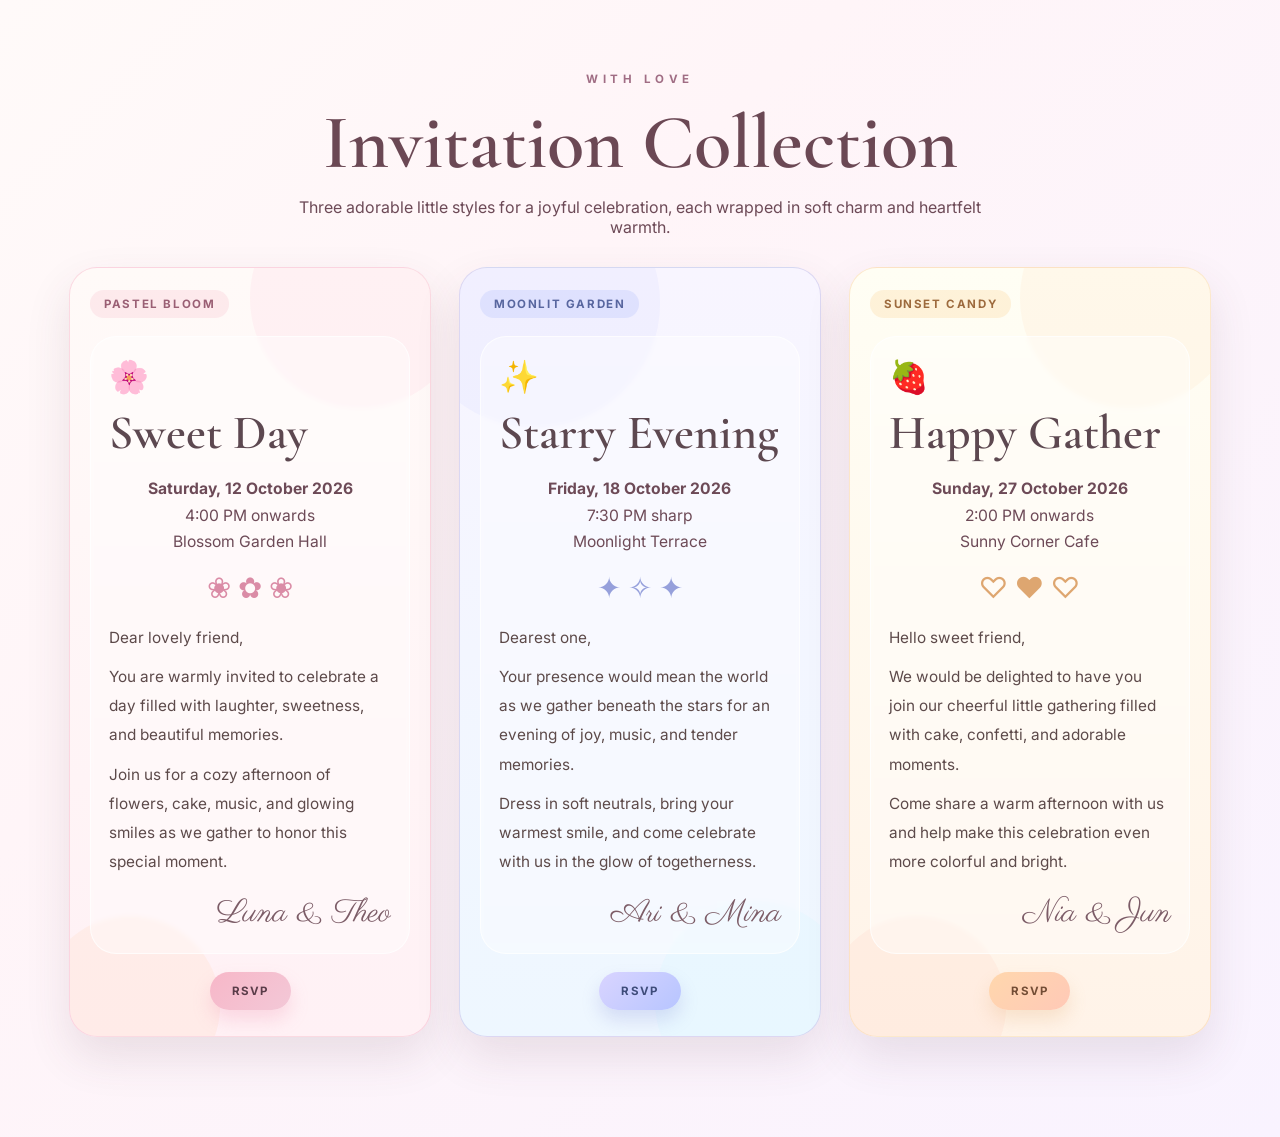
<file: index.html>
<!DOCTYPE html>
<html lang="en">
  <head>
    <meta charset="UTF-8" />
    <meta name="viewport" content="width=device-width, initial-scale=1.0" />
    <title>Cute Invitation Collection</title>
    <style>
      @import url('https://fonts.googleapis.com/css2?family=Cormorant+Garamond:wght@400;500;600;700&family=Inter:wght@400;500;600;700&family=Parisienne&display=swap');

      :root {
        --bg1: #fffaf8;
        --bg2: #f9f3ff;
        --pink: #f7b7c8;
        --rose: #f39bb8;
        --peach: #ffd6b8;
        --lavender: #d9c6f0;
        --mint: #cfeedd;
        --cream: #fff9ee;
        --brown: #5d4a4a;
        --soft-text: #6d4a57;
      }

      * { box-sizing: border-box; }

      body {
        margin: 0;
        min-height: 100vh;
        font-family: 'Inter', sans-serif;
        background: linear-gradient(135deg, #fffaf9 0%, #fff5f8 35%, #f9f3ff 100%);
        color: var(--brown);
      }

      .page {
        width: min(1200px, 92%);
        margin: 40px auto;
        padding: 32px 18px 60px;
      }

      .header {
        text-align: center;
        margin-bottom: 30px;
      }

      .eyebrow {
        letter-spacing: 0.28rem;
        text-transform: uppercase;
        font-size: 0.72rem;
        color: #a06d84;
        font-weight: 700;
      }

      h1 {
        font-family: 'Cormorant Garamond', serif;
        font-size: clamp(2.6rem, 6vw, 5rem);
        margin: 10px 0 8px;
        font-weight: 600;
        color: #6b4854;
      }

      .subtitle {
        margin: 0 auto;
        max-width: 700px;
        font-size: 1rem;
        color: var(--soft-text);
      }

      .grid {
        display: grid;
        grid-template-columns: repeat(auto-fit, minmax(260px, 1fr));
        gap: 28px;
        margin-top: 22px;
      }

      .card {
        position: relative;
        border-radius: 28px;
        padding: 22px 20px 26px;
        overflow: hidden;
        box-shadow: 0 20px 45px rgba(89, 57, 72, 0.12);
        min-height: 560px;
        display: flex;
        flex-direction: column;
      }

      .card::before,
      .card::after {
        content: "";
        position: absolute;
        border-radius: 50%;
        opacity: 0.7;
      }

      .style-1 {
        background: linear-gradient(180deg, #fffaf8 0%, #fff1f5 100%);
        border: 1px solid rgba(243, 157, 184, 0.35);
      }

      .style-1::before {
        width: 220px;
        height: 220px;
        background: rgba(255, 202, 218, 0.28);
        top: -80px;
        right: -40px;
      }

      .style-1::after {
        width: 180px;
        height: 180px;
        background: rgba(255, 214, 184, 0.3);
        bottom: -60px;
        left: -30px;
      }

      .style-2 {
        background: linear-gradient(180deg, #f8f5ff 0%, #eef7ff 100%);
        border: 1px solid rgba(165, 158, 217, 0.35);
      }

      .style-2::before {
        width: 250px;
        height: 250px;
        background: rgba(189, 198, 255, 0.18);
        top: -90px;
        left: -50px;
      }

      .style-2::after {
        width: 200px;
        height: 200px;
        background: rgba(204, 240, 255, 0.25);
        bottom: -65px;
        right: -35px;
      }

      .style-3 {
        background: linear-gradient(180deg, #fffef4 0%, #fff3e8 100%);
        border: 1px solid rgba(246, 192, 130, 0.35);
      }

      .style-3::before {
        width: 220px;
        height: 220px;
        background: rgba(255, 214, 170, 0.2);
        top: -80px;
        right: -30px;
      }

      .style-3::after {
        width: 180px;
        height: 180px;
        background: rgba(255, 180, 166, 0.18);
        bottom: -60px;
        left: -24px;
      }

      .tag {
        position: relative;
        z-index: 1;
        align-self: flex-start;
        padding: 7px 14px;
        border-radius: 999px;
        font-size: 0.72rem;
        font-weight: 700;
        letter-spacing: 0.1rem;
        text-transform: uppercase;
      }

      .style-1 .tag { background: rgba(247, 183, 200, 0.25); color: #9a5f74; }
      .style-2 .tag { background: rgba(169, 182, 250, 0.25); color: #58669f; }
      .style-3 .tag { background: rgba(252, 201, 137, 0.25); color: #9d6a3d; }

      .invite {
        position: relative;
        z-index: 1;
        background: rgba(255, 255, 255, 0.4);
        backdrop-filter: blur(2px);
        border: 1px solid rgba(255, 255, 255, 0.7);
        border-radius: 26px;
        padding: 20px 18px 18px;
        margin-top: 18px;
        flex: 1;
      }

      .icon {
        font-size: 2rem;
        margin-bottom: 8px;
      }

      .style-1 .icon { color: #d8829d; }
      .style-2 .icon { color: #7d8fc9; }
      .style-3 .icon { color: #d99558; }

      h2 {
        margin: 0 0 14px;
        font-family: 'Cormorant Garamond', serif;
        font-size: clamp(2.1rem, 4vw, 3rem);
        font-weight: 600;
        color: #5d4850;
      }

      .details {
        text-align: center;
        color: var(--soft-text);
        line-height: 1.7;
        font-size: 0.98rem;
      }

      .details strong {
        font-weight: 700;
      }

      .flowers {
        display: flex;
        justify-content: center;
        gap: 16px;
        margin: 14px 0 18px;
        font-size: 1.8rem;
        opacity: 0.9;
      }

      .style-1 .flowers { color: #d7809d; }
      .style-2 .flowers { color: #8b96d8; }
      .style-3 .flowers { color: #db9d62; }

      .letter {
        margin-top: 14px;
        text-align: left;
        font-size: 0.96rem;
        line-height: 1.9;
        color: #5d4a4a;
      }

      .letter p {
        margin: 0 0 10px;
      }

      .signature {
        margin-top: 16px;
        text-align: right;
        font-family: 'Parisienne', cursive;
        font-size: 2rem;
        color: #7c5c67;
      }

      .button-row {
        position: relative;
        z-index: 1;
        margin-top: 18px;
        display: flex;
        justify-content: center;
      }

      .btn {
        text-decoration: none;
        display: inline-flex;
        align-items: center;
        justify-content: center;
        padding: 12px 22px;
        border-radius: 999px;
        font-weight: 700;
        letter-spacing: 0.08rem;
        text-transform: uppercase;
        font-size: 0.72rem;
        transition: transform 0.2s ease, box-shadow 0.2s ease;
      }

      .btn:hover {
        transform: translateY(-2px);
      }

      .style-1 .btn {
        background: linear-gradient(135deg, #f7b7c8, #f3c8d7);
        color: #5a3c49;
        box-shadow: 0 10px 18px rgba(239, 146, 176, 0.28);
      }

      .style-2 .btn {
        background: linear-gradient(135deg, #d9d4ff, #b7c5ff);
        color: #3e4c7a;
        box-shadow: 0 10px 18px rgba(128, 136, 214, 0.24);
      }

      .style-3 .btn {
        background: linear-gradient(135deg, #ffd7ad, #ffc9b7);
        color: #734d35;
        box-shadow: 0 10px 18px rgba(221, 155, 86, 0.2);
      }

      @media (max-width: 640px) {
        .page { width: 90%; margin-top: 18px; }
        .grid { gap: 20px; }
        .card { min-height: 500px; }
      }
    </style>
  </head>
  <body>
    <main class="page">
      <header class="header">
        <div class="eyebrow">with love</div>
        <h1>Invitation Collection</h1>
        <p class="subtitle">Three adorable little styles for a joyful celebration, each wrapped in soft charm and heartfelt warmth.</p>
      </header>

      <section class="grid">
        <article class="card style-1">
          <div class="tag">Pastel Bloom</div>
          <div class="invite">
            <div class="icon">🌸</div>
            <h2>Sweet Day</h2>
            <div class="details">
              <strong>Saturday, 12 October 2026</strong><br />
              4:00 PM onwards<br />
              Blossom Garden Hall
            </div>

            <div class="flowers">❀ ✿ ❀</div>

            <div class="letter">
              <p>Dear lovely friend,</p>
              <p>You are warmly invited to celebrate a day filled with laughter, sweetness, and beautiful memories.</p>
              <p>Join us for a cozy afternoon of flowers, cake, music, and glowing smiles as we gather to honor this special moment.</p>
            </div>

            <div class="signature">Luna & Theo</div>
          </div>
          <div class="button-row"><a class="btn" href="#">RSVP</a></div>
        </article>

        <article class="card style-2">
          <div class="tag">Moonlit Garden</div>
          <div class="invite">
            <div class="icon">✨</div>
            <h2>Starry Evening</h2>
            <div class="details">
              <strong>Friday, 18 October 2026</strong><br />
              7:30 PM sharp<br />
              Moonlight Terrace
            </div>

            <div class="flowers">✦ ✧ ✦</div>

            <div class="letter">
              <p>Dearest one,</p>
              <p>Your presence would mean the world as we gather beneath the stars for an evening of joy, music, and tender memories.</p>
              <p>Dress in soft neutrals, bring your warmest smile, and come celebrate with us in the glow of togetherness.</p>
            </div>

            <div class="signature">Ari & Mina</div>
          </div>
          <div class="button-row"><a class="btn" href="#">RSVP</a></div>
        </article>

        <article class="card style-3">
          <div class="tag">Sunset Candy</div>
          <div class="invite">
            <div class="icon">🍓</div>
            <h2>Happy Gather</h2>
            <div class="details">
              <strong>Sunday, 27 October 2026</strong><br />
              2:00 PM onwards<br />
              Sunny Corner Cafe
            </div>

            <div class="flowers">♡ ♥ ♡</div>

            <div class="letter">
              <p>Hello sweet friend,</p>
              <p>We would be delighted to have you join our cheerful little gathering filled with cake, confetti, and adorable moments.</p>
              <p>Come share a warm afternoon with us and help make this celebration even more colorful and bright.</p>
            </div>

            <div class="signature">Nia & Jun</div>
          </div>
          <div class="button-row"><a class="btn" href="#">RSVP</a></div>
        </article>
      </section>
    </main>
  </body>
</html>
</file>
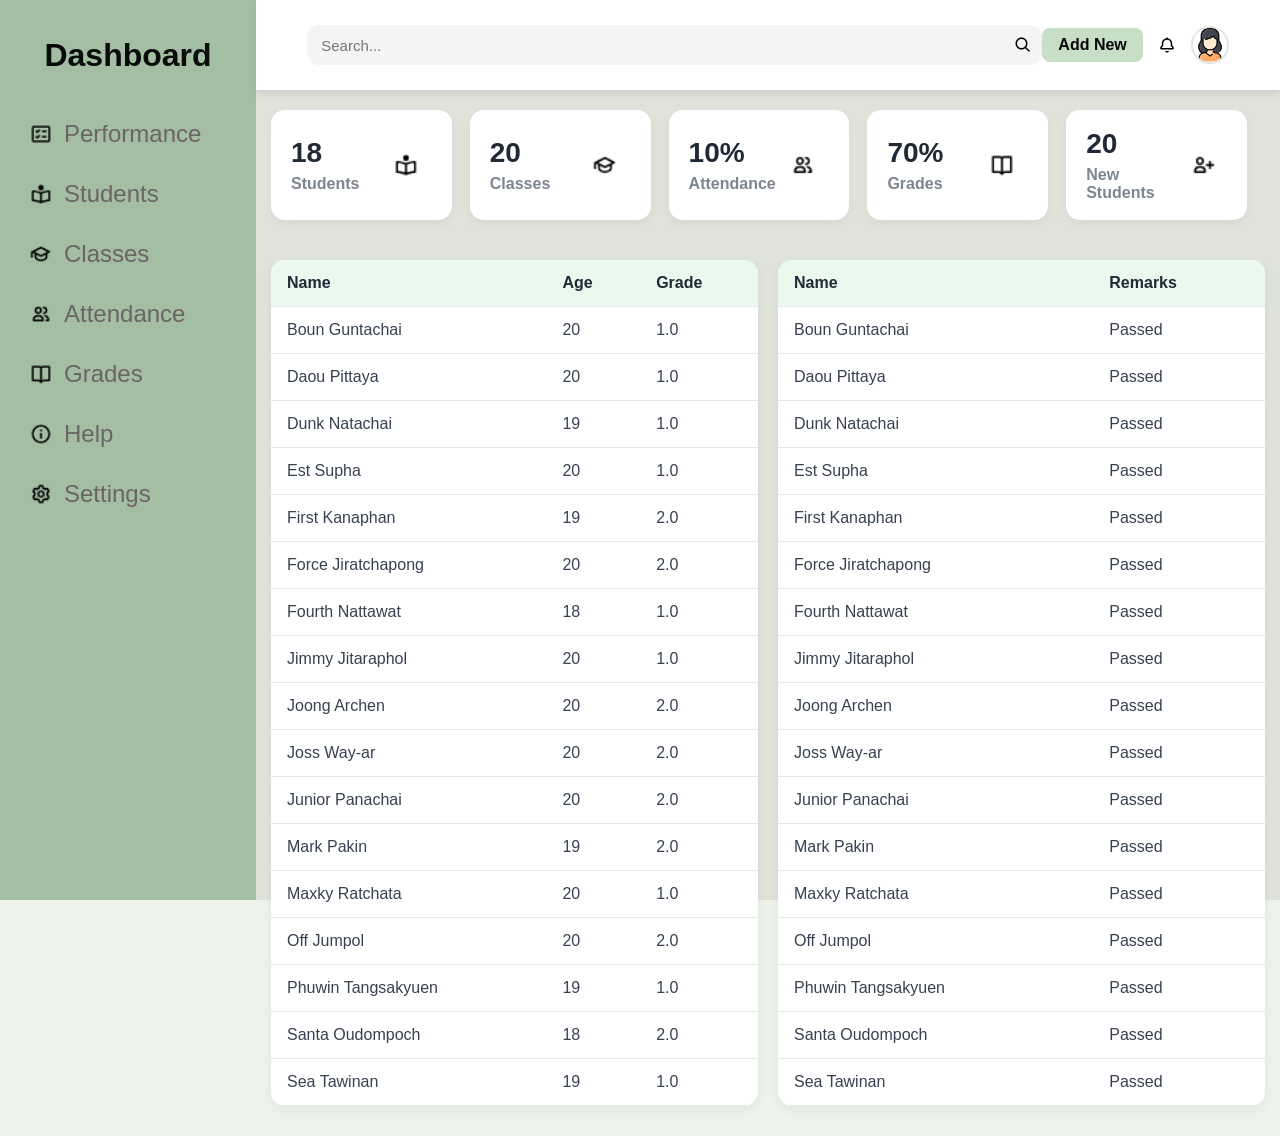
<file: improve_layout/style/proj.html>
<!DOCTYPE html>
<html lang="en">
<head>
    <meta charset="UTF-8">
    <meta name="viewport" content="width=device-width, initial-scale=1.0">
    <meta name="Author" content="Titana Shane A. Barsubia">
    <meta name="description" content="dashboard">
        <link rel="stylesheet" href="style.css">
    <title>Dashboard</title>
</head>
<body>
    <div class="side-menu">
        <div class="brand-name">
            <h1><span>D</span></spa><span>a</span><span>s</span><span>h</span><span>b</span><span>o</span><span>a</span><span>r</span><span>d</span>
            </h1>
        </div>
        <ul>
            <li><img src="../images/task.png" alt=""> Performance</li>
            <li><img src="../images/student.png" alt="">Students</li>
            <li><img src="../images/class.png" alt=""> Classes</li>
            <li><img src="../images/group.png" alt=""> Attendance</li>
            <li><img src="../images/book-open (1).png" alt="">Grades</li>
            <li><img src="../images/help.png" alt="">Help</li>
            <li><img src="../images/setting.png" alt=""> Settings</li>
         </ul>
    </div>
    <div class="container">
        <div class="header">
            <div class="nav">
                <div class="search">
                    <input type="text" placeholder="Search...">
                    <button type="submit"><img src="../images/121.png" alt=""></button>
                </div>
                <div class="user">
                    <a href="#" class="btn">Add New</a>
                    <img src="../images/notification.png" alt="">
                    <div class="img-case">
                        <img src="../images/ic.jpeg" alt="">
                    </div>
                </div>
            </div>
        </div>
        <div class="content">
            <div class="cards">
                <div class="card">
                    <div class="box">
                        <h1>18</h1>
                        <h3>Students</h3>
                    </div>
                    <div class="icon-case">
                        <img src="../images/student.png" alt="">
                    </div>
                </div>

                <div class="card">
                    <div class="box">
                        <h1>20</h1>
                        <h3>Classes</h3>
                    </div>
                    <div class="icon-case">
                        <img src="../images/class.png" alt="">
                    </div>
                </div>

                <div class="card">
                    <div class="box">
                        <h1>10%</h1>
                        <h3>Attendance</h3>
                    </div>
                    <div class="icon-case">
                        <img src="../images/group.png" alt="">
                    </div>
                </div>

                <div class="card">
                    <div class="box">
                        <h1>70%</h1>
                        <h3>Grades</h3>
                    </div>
                    <div class="icon-case">
                        <img src="../images/book-open (1).png" alt="">
                    </div>
                </div>

                <div class="card">
                    <div class="box">
                        <h1>20</h1>
                        <h3>New Students</h3>
                    </div>
                    <div class="icon-case">
                        <img src="../images/new.png" alt="">
                    </div>
                </div>
            </div>

            <div class="table-wrap">
                <table>
                    <thead>
                        <tr>
                            <th>Name</th>
                            <th>Age</th>
                            <th>Grade</th>
                        </tr>
                    </thead>
                    <tbody>
                        <tr>
                            <td>Boun Guntachai</td>
                            <td>20</td>
                            <td>1.0</td>
                        </tr>
                        <tr>
                            <td>Daou Pittaya</td>
                            <td>20</td>
                            <td>1.0</td>
                        </tr>
                        <tr>
                            <td>Dunk Natachai</td>
                            <td>19</td>
                            <td>1.0</td>
                        </tr>
                        <tr>
                            <td>Est Supha</td>
                            <td>20</td>
                            <td>1.0</td>
                        </tr>
                        <tr>
                            <td>First Kanaphan</td>
                            <td>19</td>
                            <td>2.0</td>
                        </tr>
                        <tr>
                            <td>Force Jiratchapong</td>
                            <td>20</td>
                            <td>2.0</td>
                        </tr>
                        <tr>
                            <td>Fourth Nattawat</td>
                            <td>18</td>
                            <td>1.0</td>
                        </tr>
                        <tr>
                            <td>Jimmy Jitaraphol</td>
                            <td>20</td>
                            <td>1.0</td>
                        </tr>
                        <tr>
                            <td>Joong Archen</td>
                            <td>20</td>
                            <td>2.0</td>
                        </tr>
                        <tr>
                            <td>Joss Way-ar</td>
                            <td>20</td>
                            <td>2.0</td>
                        </tr>
                        <tr>
                            <td>Junior Panachai</td>
                            <td>20</td>
                            <td>2.0</td>
                        </tr>
                        <tr>
                            <td>Mark Pakin</td>
                            <td>19</td>
                            <td>2.0</td>
                        </tr>
                        <tr>
                            <td>Maxky Ratchata</td>
                            <td>20</td>
                            <td>1.0</td>
                        </tr>
                        <tr>
                            <td>Off Jumpol</td>
                            <td>20</td>
                            <td>2.0</td>
                        </tr>
                        <tr>
                            <td>Phuwin Tangsakyuen</td>
                            <td>19</td>
                            <td>1.0</td>
                        </tr>
                        <tr>
                            <td>Santa Oudompoch</td>
                            <td>18</td>
                            <td>2.0</td>
                        </tr>
                        <tr>
                            <td>Sea Tawinan</td>
                            <td>19</td>
                            <td>1.0</td>
                        </tr>
                    </tbody>
                </table>

                <table>
                    <thead>
                        <tr>
                            <th>Name</th>
                            <th>Remarks</th>
                        </tr>
                    </thead>
                    <tbody>
                        <tr>
                            <td>Boun Guntachai</td>
                            <td>Passed</td>
                        </tr>
                        <tr>
                            <td>Daou Pittaya</td>
                            <td>Passed</td>
                        </tr>
                        <tr>
                            <td>Dunk Natachai</td>
                            <td>Passed</td>
                        </tr>
                        <tr>
                            <td>Est Supha</td>
                            <td>Passed</td>
                        </tr>
                        <tr>
                            <td>First Kanaphan</td>
                            <td>Passed</td>
                        </tr>
                        <tr>
                            <td>Force Jiratchapong</td>
                            <td>Passed</td>
                        </tr>
                        <tr>
                            <td>Fourth Nattawat</td>
                            <td>Passed</td>
                        </tr>
                        <tr>
                            <td>Jimmy Jitaraphol</td>
                            <td>Passed</td>
                        </tr>
                        <tr>
                            <td>Joong Archen</td>
                            <td>Passed</td>
                        </tr>
                        <tr>
                            <td>Joss Way-ar</td>
                            <td>Passed</td>
                        </tr>
                        <tr>
                            <td>Junior Panachai</td>
                            <td>Passed</td>
                        </tr>
                        <tr>
                            <td>Mark Pakin</td>
                            <td>Passed</td>
                        </tr>
                        <tr>
                            <td>Maxky Ratchata</td>
                            <td>Passed</td>
                        </tr>
                        <tr>
                            <td>Off Jumpol</td>
                            <td>Passed</td>
                        </tr>
                        <tr>
                            <td>Phuwin Tangsakyuen</td>
                            <td>Passed</td>
                        </tr>
                        <tr>
                            <td>Santa Oudompoch</td>
                            <td>Passed</td>
                        </tr>
                        <tr>
                            <td>Sea Tawinan</td>
                            <td>Passed</td>
                        </tr>
                    </tbody>
                </table>
            </div>

        </div>
    </div>

    <script src="a.JS"></script>
</body>
</html>
</file>
<file: improve_layout/style/style.css>
*{
    margin: 0;
    padding: 0;
    box-sizing: border-box;
    font-family: 'Poppins', sans-serif;
}

body{
    min-height: 100vh;
    background: #edf2ed;
}
a{
    text-decoration: none;
}

li{
    list-style: none;
}

h1{
    color: #090a0a;
}

.brand-name span:hover{
    transform: translateY(-8px);
    color: rgb(204, 244, 195);
}

.btn{
    background: rgb(198, 223, 198);
    color: rgb(8, 8, 8);
    padding: 8px 16px;
    text-align: center;
    border-radius: 8px;
    font-weight: 600;
    transition: 0.2.0 ease;
}

.btn:hover{
    color: rgb(69, 122, 80);
    background: white;
    border: 2px solid rgb(198, 223, 198);
    padding: 7px 15px;
}

.side-menu{
    position: fixed;
    width: 20vw;
    background: rgb(164, 190, 164);
    min-height: 100vh;
    padding-top: 10px;
}

.side-menu .brand-name{
    height: 10vh;
    display: flex;
    align-items: center;
    justify-content: center;
}

.side-menu ul{
    padding: 0 12px;
}

.side-menu li{
    font-size: 24px;
    padding: 12px 18px;
    color: rgb(107, 101, 101);
    display: flex;
    align-items: center;
    gap: 12px;
    margin: 8px 0;
    transition: 0.2s ease;
}

.side-menu li:hover{
    background: white;
    color: rgb(73, 122, 74);
    transform: translateX(4px);
}

.side-menu li img{
    width: 22px;
    height: 22px;
    object-fit: contain;
}

.container{
    position: absolute;
    right: 0;
    width: 80vw;
    height: 100vh;
    background: rgb(223, 227, 217);
}

.container .header{
    position: fixed;
    top: 0;
    right: 0;
    width: 80vw;
    height: 10vh;
    background: white;
    display: flex;
    align-items: center;
    justify-content: center;
    box-shadow: 0 4px 8px rgba(0, 0, 0, 0.08);
}

.container .header .nav{
    width: 90%;
    display: flex;
    align-items: center;
    justify-content: space-between;
}

.container .header .nav .search{
    flex: 1;
    display: flex;
    justify-content: center;
    align-items: center;
    background: #f4f4f4;
    border-radius: 12px;
    overflow: hidden;
    width: 440px;
    max-width: 100%;
}

.container .header .nav .search input[type=text]{
    border: none;
    background: transparent;
    padding: 10px 14px;
    width: 100%;
    height: 40px;
    outline: none;
    font-size: 15px;
}

.container .header .nav .search button{
    width: 42px;
    height: 40px;
    border: none;
    background: transparent;
    display: flex;
    align-items: center;
    justify-content: center;
    cursor: pointer;
}

.container .header .nav .search button img{
    width: 18px;
    height: 18px;
    object-fit: contain;
}

.container .header .nav .user{
    display: flex;
    align-items: center;
    justify-content: flex-end;
    gap: 15px;
    margin-left: auto;
}

.container .header .nav .user .img-case{
    width: 38px;
    height: 38px;
    border-radius: 50%;
    overflow: hidden;
    display: flex;
    align-items: center;
    justify-content: center;
    background: #e8e8e8;
    border: 2px solid #dfe7df;
}

.container .header .nav .user .img-case img{
    width: 100%;
    height: 100%;
    object-fit: cover;
    display: block;
}

.container .content{
    position: relative;
    margin-top: 10vh;
    min-height: 90vh;
    padding: 20px 15px 30px;
}

.container .content .cards{
    padding: 0 0 20px;
    display: flex;
    align-items: stretch;
    justify-content: flex-start;
    gap: 18px;
    flex-wrap: wrap;
}

.container .content .cards .card{
    width: calc(20% - 18px);
    min-width: 180px;
    height: 110px;
    background: white;
    margin: 0;
    border-radius: 14px;
    padding: 20px;
    display: flex;
    align-items: center;
    justify-content: space-between;
    box-shadow: 0 4px 10px rgba(6, 6, 6, 0.04);
}

.container .content .cards .card .box{
    display: flex;
    flex-direction: column;
    justify-content: center;
}

.container .content .cards .card .box h1{
    font-size: 28px;
    color: #1f2937;
    margin: 0;
}

.container .content .cards .card .box h3{
    font-size: 16px;
    color: #7d8590;
    margin-top: 6px;
}

.container .content .cards .card .icon-case{
    width: 52px;
    height: 52px;
    display: flex;
    align-items: center;
    justify-content: center;
    background: white;
    border-radius: 12px;
}

.container .content .cards .card .icon-case img{
    width: 24px;
    height: 24px;
    object-fit: contain;
}

.table-wrap{
    display: flex;
    gap: 20px;
    width: 100%;
    margin-top: 20px;
}

.table-wrap table {
    flex: 1;
    min-width: 280px;
    border-collapse: collapse;
    background: white;
    border-radius: 14px;
    overflow: hidden;
    box-shadow: 0 4px 12px rgba(0,0,0,0.05);
    margin: 0;
}

.table-wrap table th,
.table-wrap table td{
    padding: 14px 16px;
    text-align: left;
    border-bottom: 1px solid #e5e7eb;
    color: #374151;
}

.table-wrap table th{
    background: #eaf8ee;
    color: #1f2937;
    font-weight: 600;
}

.table-wrap table tbody tr:hover{
    background: #a8bca6;
}
</file>
